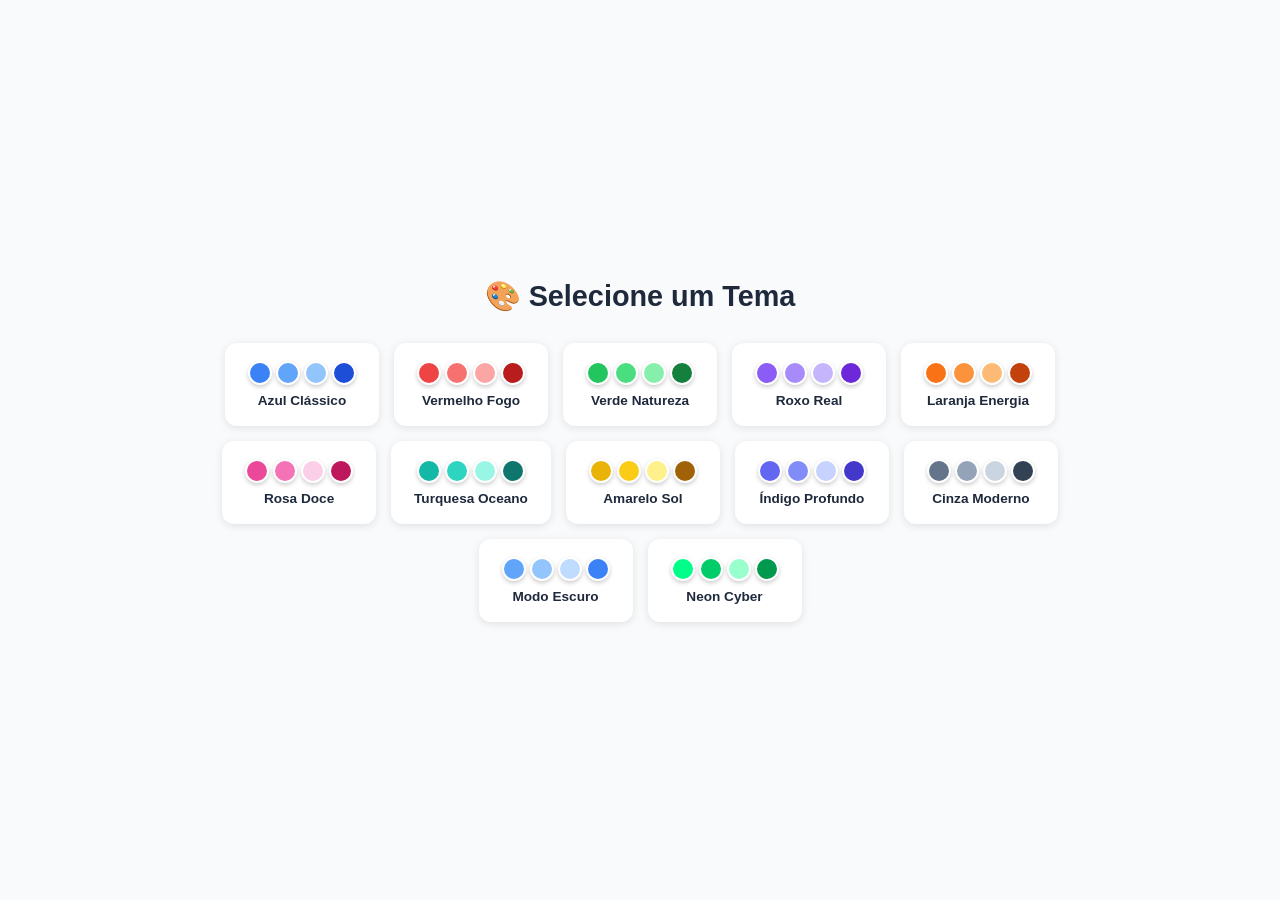
<file: TESTES.html>
<!DOCTYPE html>
<html lang="pt-BR">
<head>
    <meta charset="UTF-8">
    <meta name="viewport" content="width=device-width, initial-scale=1.0">
    <title>Botões de Temas</title>
    <style>
        * {
            margin: 0;
            padding: 0;
            box-sizing: border-box;
        }

        body {
            font-family: 'Segoe UI', Tahoma, Geneva, Verdana, sans-serif;
            background: #f8fafc;
            min-height: 100vh;
            display: flex;
            flex-direction: column;
            align-items: center;
            justify-content: center;
            padding: 40px 20px;
        }

        h1 {
            color: #1e293b;
            margin-bottom: 30px;
            font-size: 1.8rem;
        }

        .temas-grid {
            display: flex;
            flex-wrap: wrap;
            justify-content: center;
            gap: 15px;
            max-width: 900px;
        }

        .tema-btn {
            border: 3px solid transparent;
            border-radius: 12px;
            padding: 15px 20px;
            cursor: pointer;
            transition: all 0.3s ease;
            background: #ffffff;
            display: flex;
            flex-direction: column;
            align-items: center;
            gap: 8px;
            min-width: 140px;
            box-shadow: 0 2px 8px rgba(0,0,0,0.1);
        }

        .tema-btn:hover {
            transform: translateY(-3px);
            box-shadow: 0 6px 20px rgba(0,0,0,0.15);
        }

        .tema-btn.ativo {
            border-color: #3b82f6;
            box-shadow: 0 0 0 3px #93c5fd;
        }

        .tema-cores {
            display: flex;
            gap: 4px;
        }

        .tema-cor {
            width: 24px;
            height: 24px;
            border-radius: 50%;
            border: 2px solid white;
            box-shadow: 0 2px 4px rgba(0,0,0,0.2);
        }

        .tema-nome {
            font-size: 0.85rem;
            font-weight: 600;
            color: #1e293b;
        }
    </style>
<base target="_blank">
</head>
<body>

    <h1>🎨 Selecione um Tema</h1>
    <div class="temas-grid" id="temasGrid"></div>

    <script>
        const temas = {
            azul:      { nome: 'Azul Clássico',   cores: ['#3b82f6', '#60a5fa', '#93c5fd', '#1d4ed8'] },
            vermelho:  { nome: 'Vermelho Fogo',   cores: ['#ef4444', '#f87171', '#fca5a5', '#b91c1c'] },
            verde:     { nome: 'Verde Natureza',  cores: ['#22c55e', '#4ade80', '#86efac', '#15803d'] },
            roxo:      { nome: 'Roxo Real',       cores: ['#8b5cf6', '#a78bfa', '#c4b5fd', '#6d28d9'] },
            laranja:   { nome: 'Laranja Energia', cores: ['#f97316', '#fb923c', '#fdba74', '#c2410c'] },
            rosa:      { nome: 'Rosa Doce',       cores: ['#ec4899', '#f472b6', '#fbcfe8', '#be185d'] },
            turquesa:  { nome: 'Turquesa Oceano', cores: ['#14b8a6', '#2dd4bf', '#99f6e4', '#0f766e'] },
            amarelo:   { nome: 'Amarelo Sol',     cores: ['#eab308', '#facc15', '#fef08a', '#a16207'] },
            indigo:    { nome: 'Índigo Profundo', cores: ['#6366f1', '#818cf8', '#c7d2fe', '#4338ca'] },
            cinza:     { nome: 'Cinza Moderno',   cores: ['#64748b', '#94a3b8', '#cbd5e1', '#334155'] },
            escuro:    { nome: 'Modo Escuro',     cores: ['#60a5fa', '#93c5fd', '#bfdbfe', '#3b82f6'] },
            neon:      { nome: 'Neon Cyber',      cores: ['#00ff88', '#00cc6a', '#99ffcc', '#00994d'] }
        };

        function criarBotoes() {
            const container = document.getElementById('temasGrid');

            for (const [key, tema] of Object.entries(temas)) {
                const btn = document.createElement('button');
                btn.className = 'tema-btn';
                btn.dataset.tema = key;

                const coresHtml = tema.cores.map(cor => 
                    `<div class="tema-cor" style="background: ${cor}"></div>`
                ).join('');

                btn.innerHTML = `
                    <div class="tema-cores">${coresHtml}</div>
                    <span class="tema-nome">${tema.nome}</span>
                `;

                btn.addEventListener('click', function() {
                    document.querySelectorAll('.tema-btn').forEach(b => b.classList.remove('ativo'));
                    this.classList.add('ativo');
                    console.log('Tema selecionado:', key);
                });

                container.appendChild(btn);
            }
        }

        document.addEventListener('DOMContentLoaded', criarBotoes);
    </script>

</body>
</html>
</file>
